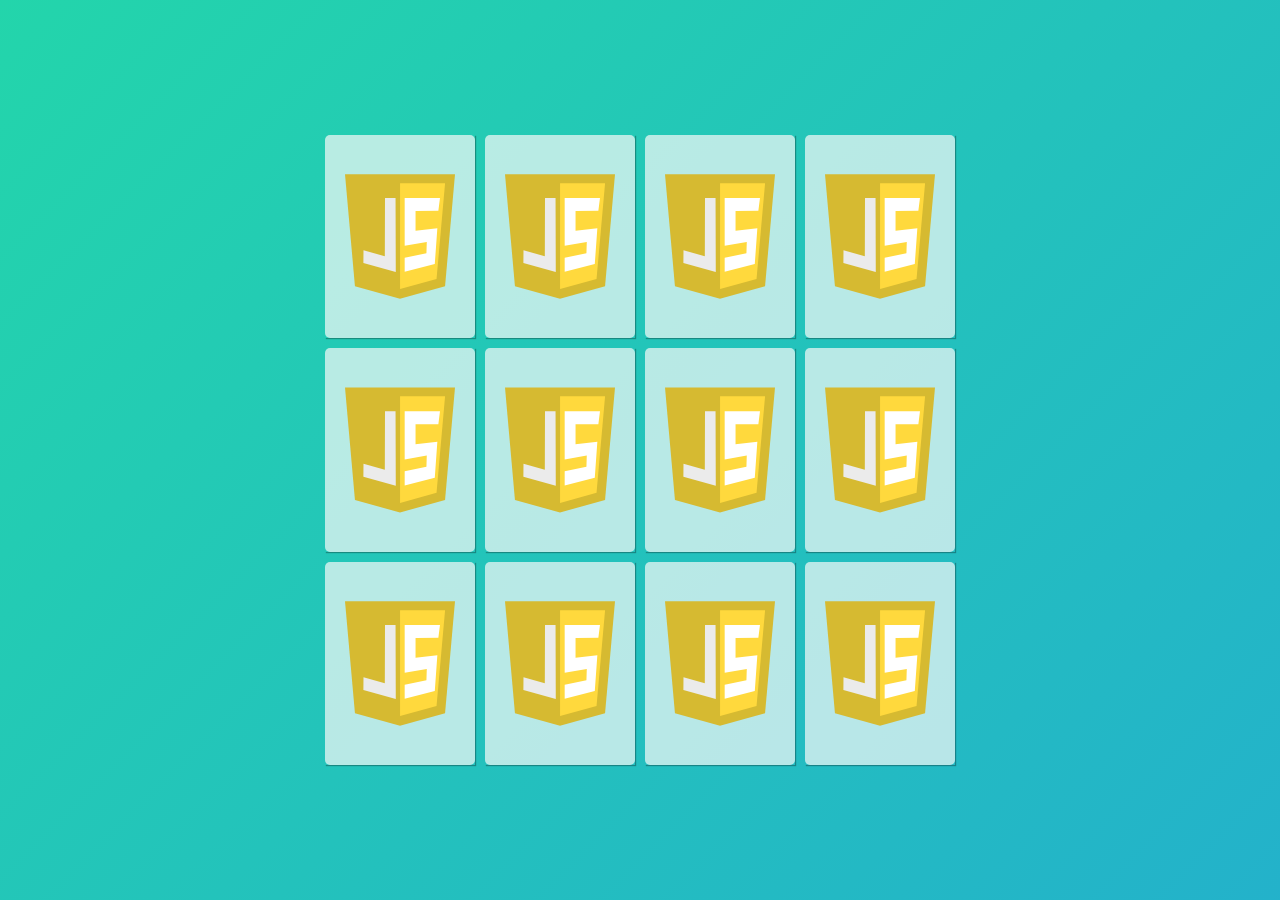
<file: THA_day_10/index.html>
<!DOCTYPE html>
<html lang="en">
<head>
  <meta charset="UTF-8">

  <title>Card Flip</title>

  <link rel="stylesheet" href="Styles.css">
</head>
<body>
  <section class="memory-game">
    <div class="memory-card" data-framework="aurelia">
      <img class="front-face" src="img/java.svg" alt="Aurelia" />
      <img class="back-face" src="img/js-badge.svg" alt="JS Badge" />
    </div>
    <div class="memory-card" data-framework="aurelia">
      <img class="front-face" src="img/java.svg" alt="Aurelia" />
      <img class="back-face" src="img/js-badge.svg" alt="JS Badge" />
    </div>

    <div class="memory-card" data-framework="vue">
      <img class="front-face" src="img/vue.svg" alt="Vue" />
      <img class="back-face" src="img/js-badge.svg" alt="JS Badge" />
    </div>
    <div class="memory-card" data-framework="vue">
      <img class="front-face" src="img/vue.svg" alt="Vue" />
      <img class="back-face" src="img/js-badge.svg" alt="JS Badge" />
    </div>

    <div class="memory-card" data-framework="angular">
      <img class="front-face" src="img/angular.svg" alt="Angular" />
      <img class="back-face" src="img/js-badge.svg" alt="JS Badge" />
    </div>
    <div class="memory-card" data-framework="angular">
      <img class="front-face" src="img/angular.svg" alt="Angular" />
      <img class="back-face" src="img/js-badge.svg" alt="JS Badge" />
    </div>

    <div class="memory-card" data-framework="ember">
      <img class="front-face" src="img/python.svg" alt="Ember" />
      <img class="back-face" src="img/js-badge.svg" alt="JS Badge" />
    </div>
    <div class="memory-card" data-framework="ember">
      <img class="front-face" src="img/python.svg" alt="Ember" />
      <img class="back-face" src="img/js-badge.svg" alt="JS Badge" />
    </div>

    <div class="memory-card" data-framework="backbone">
      <img class="front-face" src="img/cpp.svg" alt="Backbone" />
      <img class="back-face" src="img/js-badge.svg" alt="JS Badge" />
    </div>
    <div class="memory-card" data-framework="backbone">
      <img class="front-face" src="img/cpp.svg" alt="Backbone" />
      <img class="back-face" src="img/js-badge.svg" alt="JS Badge" />
    </div>

    <div class="memory-card" data-framework="react">
      <img class="front-face" src="img/react.svg" alt="React" />
      <img class="back-face" src="img/js-badge.svg" alt="JS Badge" />
    </div>
    <div class="memory-card" data-framework="react">
      <img class="front-face" src="img/react.svg" alt="React" />
      <img class="back-face" src="img/js-badge.svg" alt="JS Badge" />
    </div>
  </section>

  <script src="Script.js"></script>
</body>
</html>
</file>
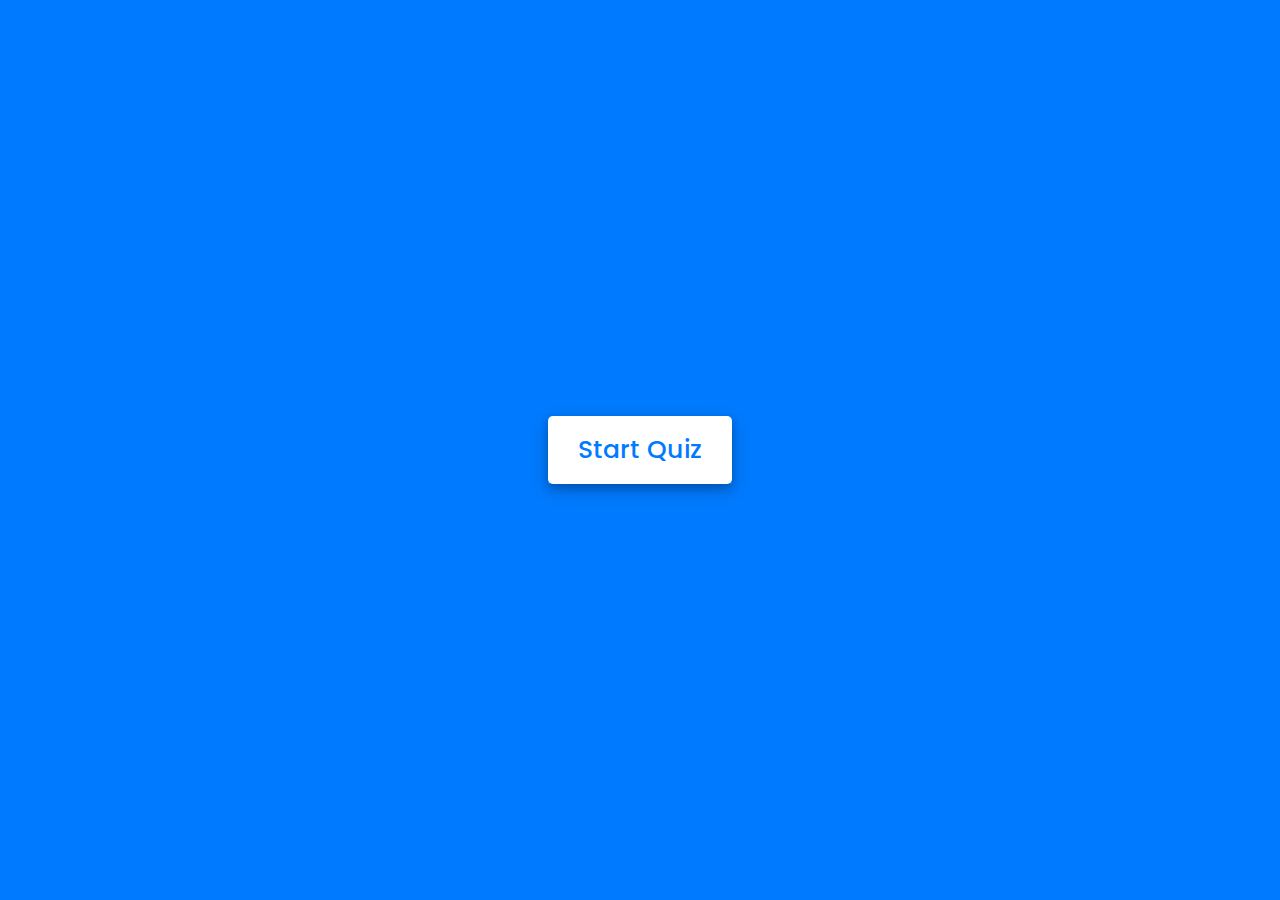
<file: THA_day_11/index.html>
<!DOCTYPE html>
<!DOCTYPE html>
<html lang="en">
<head>
    <meta charset="UTF-8">
    <meta name="viewport" content="width=device-width, initial-scale=1.0">
    <title>Awesome Quiz App | CodingNepal</title>
    <link rel="stylesheet" href="style.css">
    <!-- FontAweome CDN Link for Icons -->
    <link rel="stylesheet" href="https://cdnjs.cloudflare.com/ajax/libs/font-awesome/5.15.3/css/all.min.css"/>
</head>
<body>
    <!-- start Quiz button -->
    <div class="start_btn"><button>Start Quiz</button></div>

    <!-- Info Box -->
    <div class="info_box">
        <div class="info-title"><span>Some Rules of this Quiz</span></div>
        <div class="info-list">
            <div class="info">1. You will have only <span>15 seconds</span> per each question.</div>
            <div class="info">2. Once you select your answer, it can't be undone.</div>
            <div class="info">3. You can't select any option once time goes off.</div>
            <div class="info">4. You can't exit from the Quiz while you're playing.</div>
            <div class="info">5. You'll get points on the basis of your correct answers.</div>
        </div>
        <div class="buttons">
            <button class="quit">Exit Quiz</button>
            <button class="restart">Continue</button>
        </div>
    </div>

    <!-- Quiz Box -->
    <div class="quiz_box">
        <header>
            <div class="title">Awesome Quiz Application</div>
            <div class="timer">
                <div class="time_left_txt">Time Left</div>
                <div class="timer_sec">15</div>
            </div>
            <div class="time_line"></div>
        </header>
        <section>
            <div class="que_text">
                <!-- Here I've inserted question from JavaScript -->
            </div>
            <div class="option_list">
                <!-- Here I've inserted options from JavaScript -->
            </div>
        </section>

        <!-- footer of Quiz Box -->
        <footer>
            <div class="total_que">
                <!-- Here I've inserted Question Count Number from JavaScript -->
            </div>
            <button class="next_btn">Next Que</button>
        </footer>
    </div>

    <!-- Result Box -->
    <div class="result_box">
        <div class="icon">
            <i class="fas fa-crown"></i>
        </div>
        <div class="complete_text">You've completed the Quiz!</div>
        <div class="score_text">
            <!-- Here I've inserted Score Result from JavaScript -->
        </div>
        <div class="buttons">
            <button class="restart">Replay Quiz</button>
            <button class="quit">Quit Quiz</button>
        </div>
    </div>

    <!-- Inside this JavaScript file I've inserted Questions and Options only -->
    <script src="questions.js"></script>

    <!-- Inside this JavaScript file I've coded all Quiz Codes -->
    <script src="script.js"></script>

</body>
</html>
</html>
</file>
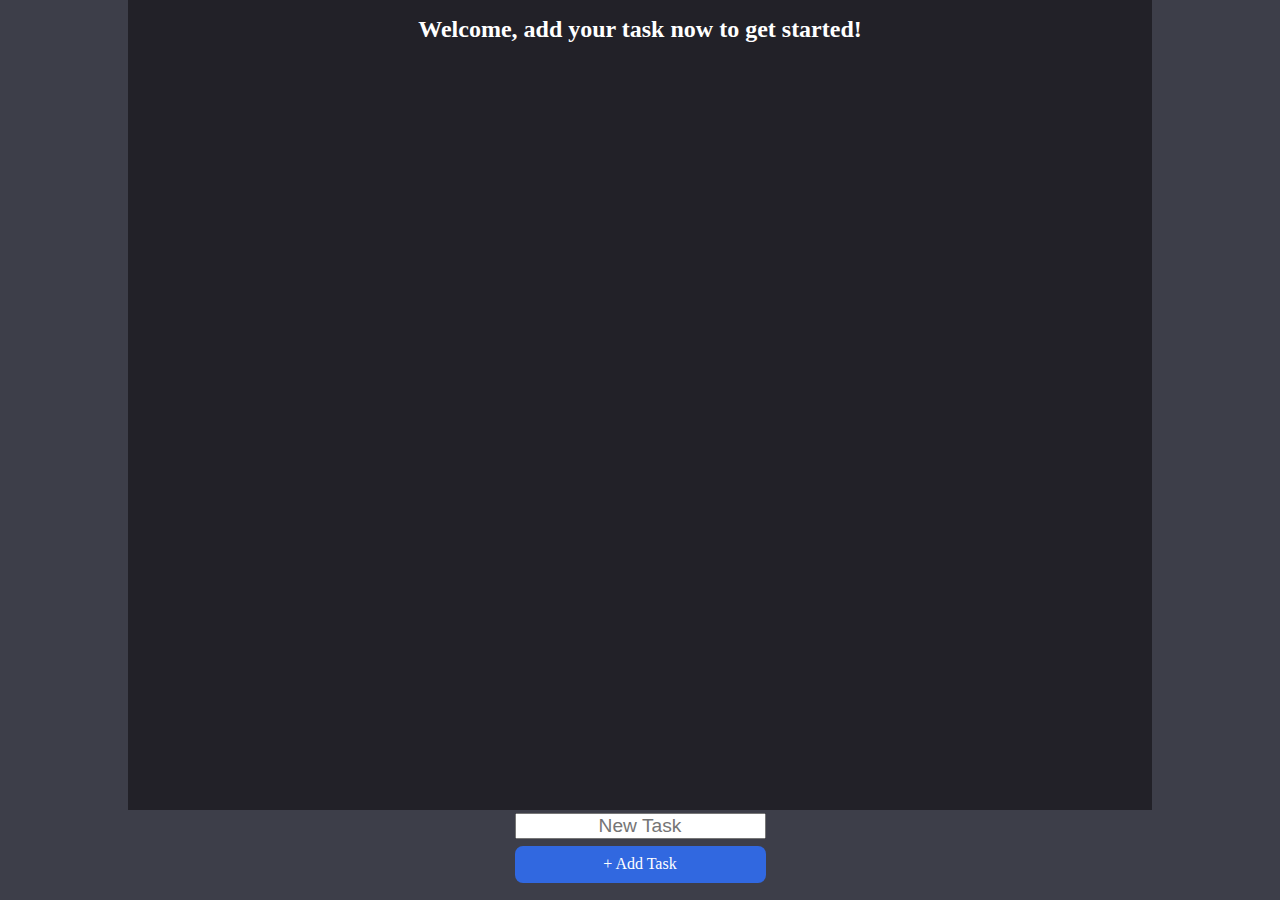
<file: THA_day_12/index.html>
<!DOCTYPE html>
<html lang="en">
  <head>
    <meta charset="UTF-8" />
    <meta http-equiv="X-UA-Compatible" content="IE=edge" />
    <meta name="viewport" content="width=device-width, initial-scale=1.0" />
    <link rel="stylesheet" href="./styles.css" type="text/css" />
    <title>To Do List</title>
  </head>
  <body>
    <main>
      <div class="tasks">
        <!-- Task List will be add here -->
        <!-- <div class="task">
          <div class="status incomplete">Incomplete</div>
          <div class="title">Day 16th THA</div>
          <div class="actions">
            <img class="done-btn" src="./assets/check-square.svg" />
            <img class="del-btn" src="./assets/trash.svg" />
          </div>
        </div>
        <div class="task">
          <div class="status complete">Complete</div>
          <div class="title">Day 15th THA</div>
          <div class="actions">
            <img class="done-btn" src="./assets/check-square.svg" />
            <img class="del-btn" src="./assets/trash.svg" />
          </div>
        </div> -->
      </div>
      <div class="add-tasks">
        <input
          id="newTaskTitle"
          type="text"
          name="taskTitle"
          placeholder="New Task"
        />
        <div class="add-btn" onclick="addTask()">+ Add Task</div>
      </div>
    </main>
    <script src="main.js"></script>
  </body>
</html>
</file>
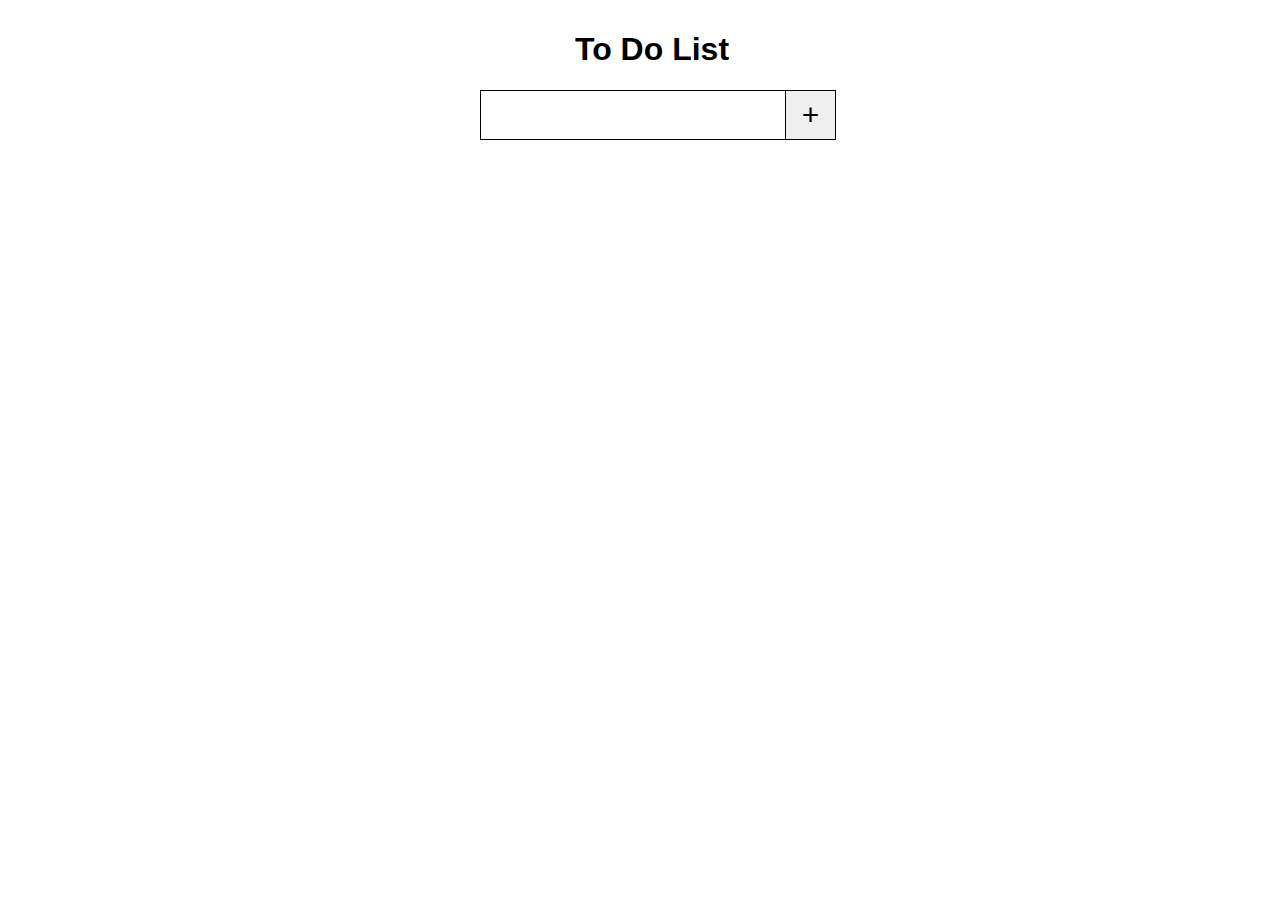
<file: THA_day_13/index.html>
<!DOCTYPE html>
<html lang="en">
<head>
    <meta charset="UTF-8">
    <meta name="viewport" content="width=device-width, initial-scale=1.0">
    <link rel="stylesheet" href="style.css">
    <title>To Do List</title>
</head>
<body>
    <h1>To Do List</h1>
    <div class="container">
        <input id="inputField" type="text"><button id="addToDo">+</button>
        <div class="to-dos" id="toDoContainer">
        </div>
    </div>
    <script src="script.js"></script>
</body>
</html>
</file>
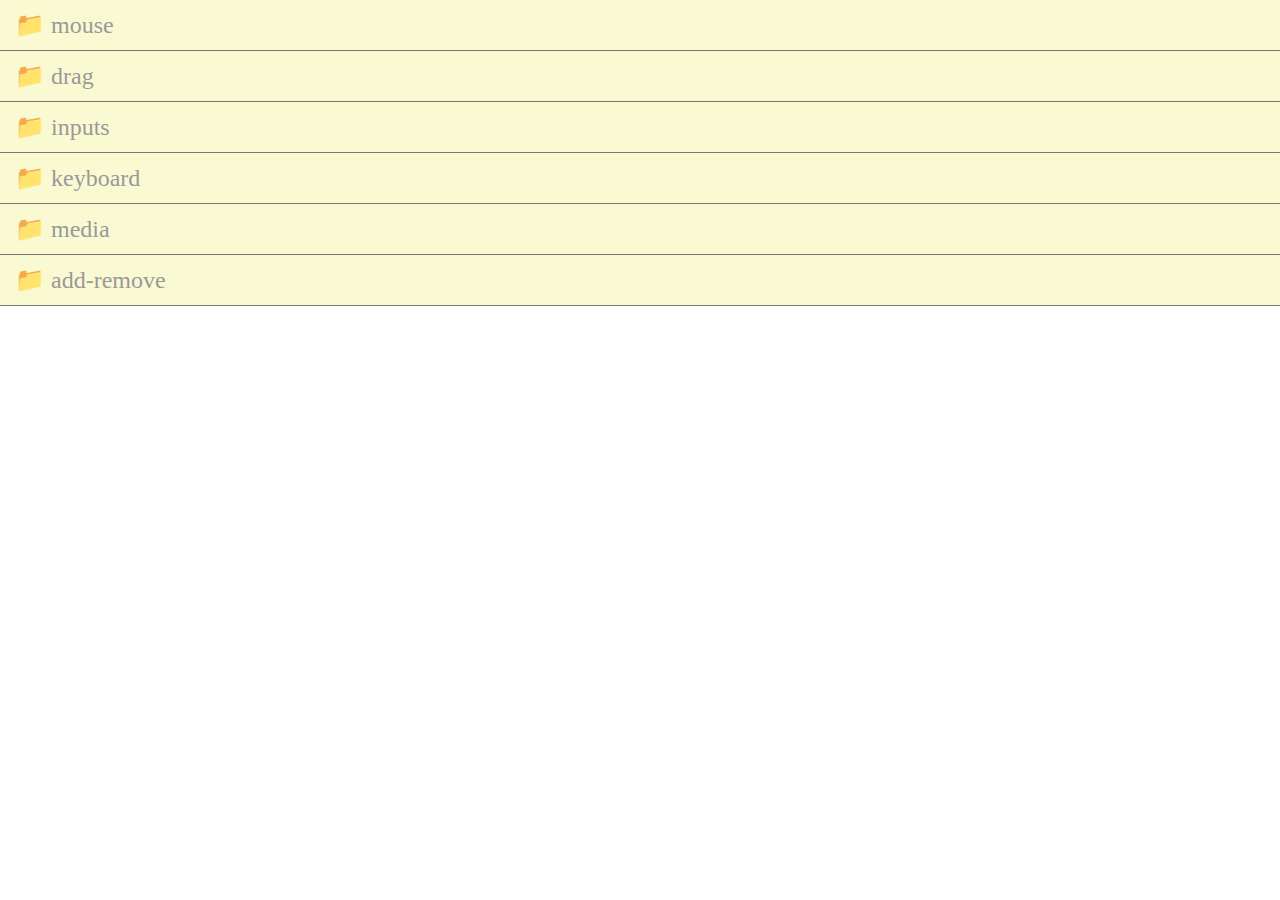
<file: THA_day_14/index.html>
<!DOCTYPE html>
<html lang="en">
<head>
    <meta charset="UTF-8">
    <meta http-equiv="Content-Type" content="text/html; charset=utf-8">
    <meta name="viewport" content="width=device-width, initial-scale=1"/>
    <meta name="author" content="Ayan Dhara">
    <title>FrontEnd</title>
</head>
<body>
<ul id="listElement">
</ul>
</body>
<style>
    * {
        margin: 0;
        padding: 0;
        /*border: 0.1px solid red;*/
        box-sizing: border-box;
    }
    body {
        font-size: 150%;
    }
    ul {

    }
    li {
        background: lightgoldenrodyellow;
        padding: 5px;
        border-bottom: 1px solid #777;
    }
    li::marker{
        content: "";
    }
    a {
        color: #999;
        text-decoration: none;
        display: block;
        /*width: calc(100% - 14px);*/
        /*margin-left: 7px;*/
        padding: 6px 10px;
    }
    a:hover {
        background: rgba(255, 255, 0, 0.2);
    }
</style>
<script>
    const list = [
        "mouse",
        "drag",
        "inputs",
        "keyboard",
        "media",
        "add-remove"
    ]

    for(let item of list){
        let li = document.createElement("li")
        let link = document.createElement("a")
        link.href = item
        link.innerHTML = "&#128193; " + item
        li.append(link)
        listElement.append(li)
    }
</script>
</html>
</file>
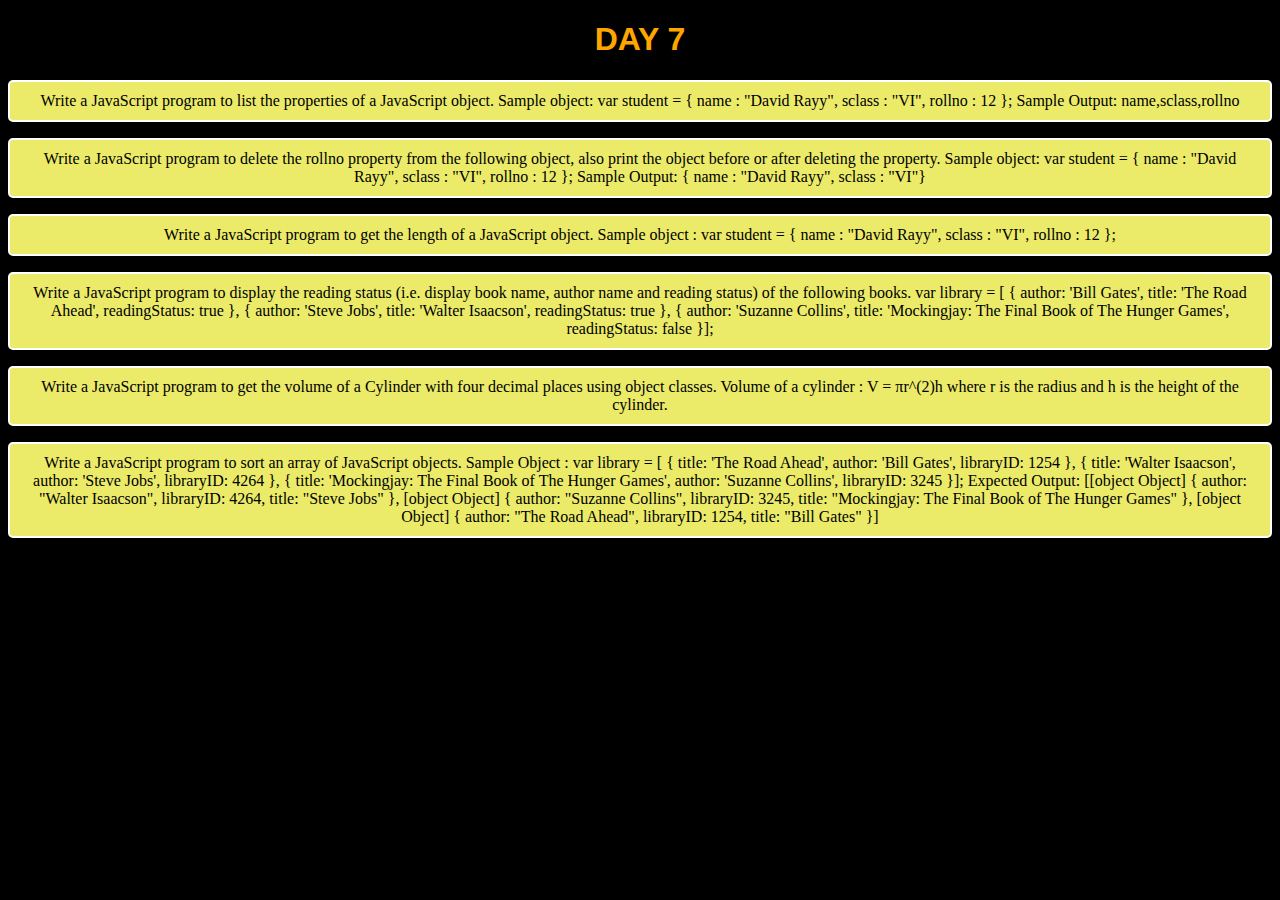
<file: THA_day_7/index.html>
<!DOCTYPE html>
<html lang="en">
<head>
    <meta charset="UTF-8">
    <meta http-equiv="X-UA-Compatible" content="IE=edge">
    <meta name="viewport" content="width=device-width, initial-scale=1.0">
    <link rel="stylesheet" href="styles.css">
    <title>THAs</title>
</head>
<body>
    <h1>DAY 7</h1>
    <p>
        Write a JavaScript program to list the properties of a JavaScript object.

        Sample object: var student = { name : "David Rayy", sclass : "VI", rollno : 12 };
        Sample Output: name,sclass,rollno
    </p>
    <p>Write a JavaScript program to delete the rollno property from the following object, also print the object before or after deleting the property.
       Sample object: var student = { name : "David Rayy", sclass : "VI", rollno : 12 }; Sample Output: { name : "David Rayy", sclass : "VI"}
    </p>
    <p>Write a JavaScript program to get the length of a JavaScript object.
        Sample object : var student = { name : "David Rayy", sclass : "VI", rollno : 12 }; 
    </p>
    <p>Write a JavaScript program to display the reading status (i.e. display book name, author name and reading status) of the following books.
        var library = [ { author: 'Bill Gates', title: 'The Road Ahead', readingStatus: true }, 
        { author: 'Steve Jobs', title: 'Walter Isaacson', readingStatus: true }, 
        { author: 'Suzanne Collins', title: 'Mockingjay: The Final Book of The Hunger Games', readingStatus: false }];
    </p>
    <p>Write a JavaScript program to get the volume of a Cylinder with four decimal places using object classes.
        Volume of a cylinder : V = πr^(2)h where r is the radius and h is the height of the cylinder.
    </p>
    <p>Write a JavaScript program to sort an array of JavaScript objects.
        Sample Object : var library = [ { title: 'The Road Ahead', author: 'Bill Gates', libraryID: 1254 }, 
        { title: 'Walter Isaacson', author: 'Steve Jobs', libraryID: 4264 }, 
        { title: 'Mockingjay: The Final Book of The Hunger Games', author: 'Suzanne Collins', libraryID: 3245 }]; 
        Expected Output: 
        [[object Object] { author: "Walter Isaacson", libraryID: 4264, title: "Steve Jobs" }, 
        [object Object] { author: "Suzanne Collins", libraryID: 3245, title: "Mockingjay: The Final Book of The Hunger Games" }, 
        [object Object] { author: "The Road Ahead", libraryID: 1254, title: "Bill Gates" }]
    </p>
    <script src="THA_day_7.js"></script>
</body>
</html>
</file>
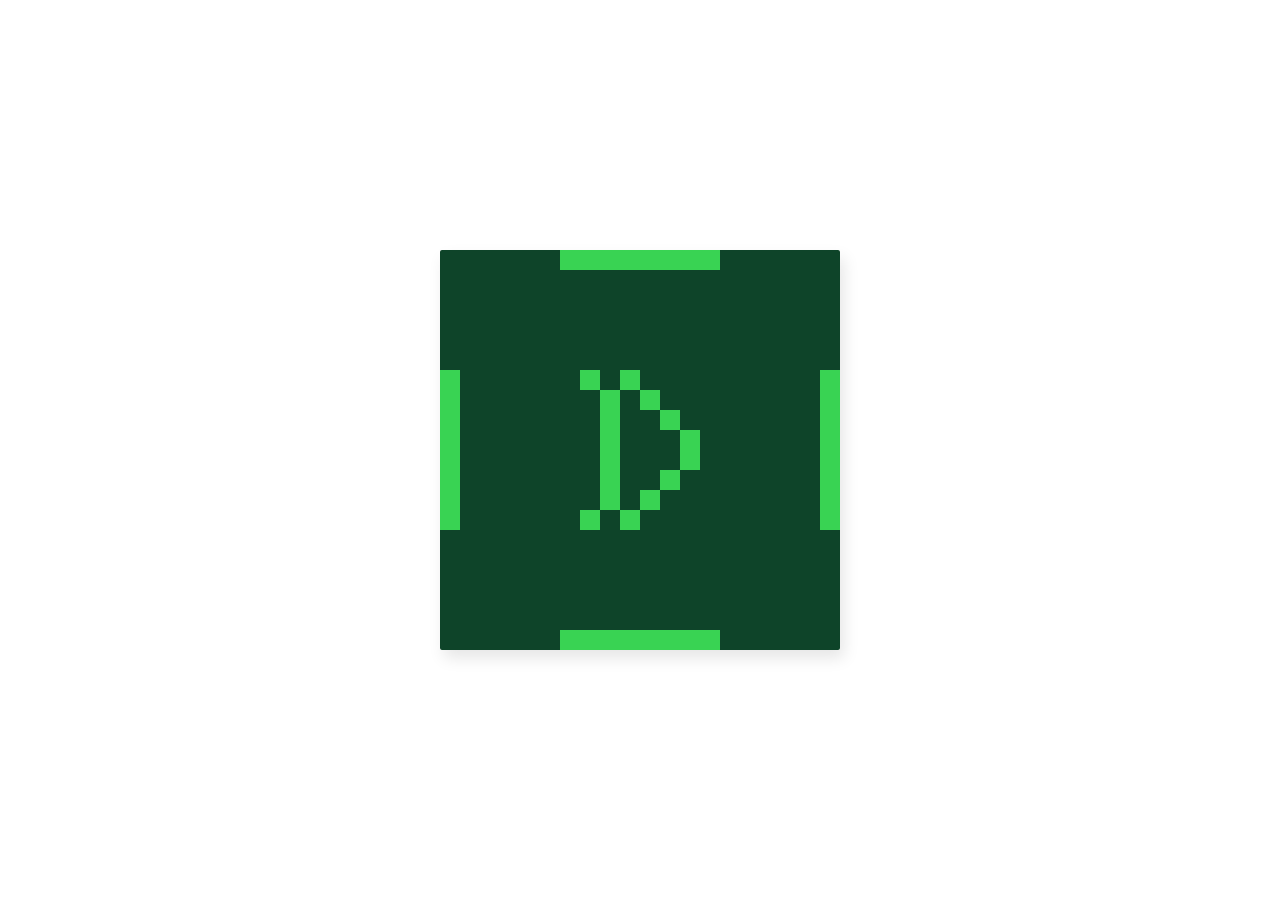
<file: THA_day_8/index.html>
<!DOCTYPE html>
<html lang="en">
<head>
    <meta charset="UTF-8">
    <meta http-equiv="X-UA-Compatible" content="IE=edge">
    <meta name="viewport" content="width=device-width, initial-scale=1.0">
    <link rel="stylesheet" href="./styles.css">
    <title>Day 46 of 100DaysOfCSS</title>
</head>
<body>
    <div class="frame">
        <div class="center">
              <div id="gridbox" class="grid"></div>
        </div>
    </div>
    <script>
        const drawPixels = [
            7, 8, 9, 10, 11, 12, 13, 14,
            121, 128, 130, 140,
            141, 149, 151, 160,
            161, 169, 172, 180,
            181, 189, 193, 200,
            201, 209, 213, 220,
            221, 229, 232, 240,
            241, 249, 251, 260,
            261, 268, 270, 280,
            387, 388, 389, 390, 391, 392, 393, 394
        ]

        const gridClass = document.getElementById('gridbox')
        for(let i = 1; i<= 400; i++){
        	let pixel = document.createElement('div');
        	pixel.setAttribute('id', i)
        	pixel.setAttribute('class', 'pixel');
        	pixel.addEventListener('click', () => {
        pixel.classList.toggle("selected");
        	});
        	gridClass.appendChild(pixel);
        }

        drawPixels.forEach(pixelId => {
        	document.getElementById(pixelId).classList.add('selected');
        });
    </script>
</body>
</html>
</file>
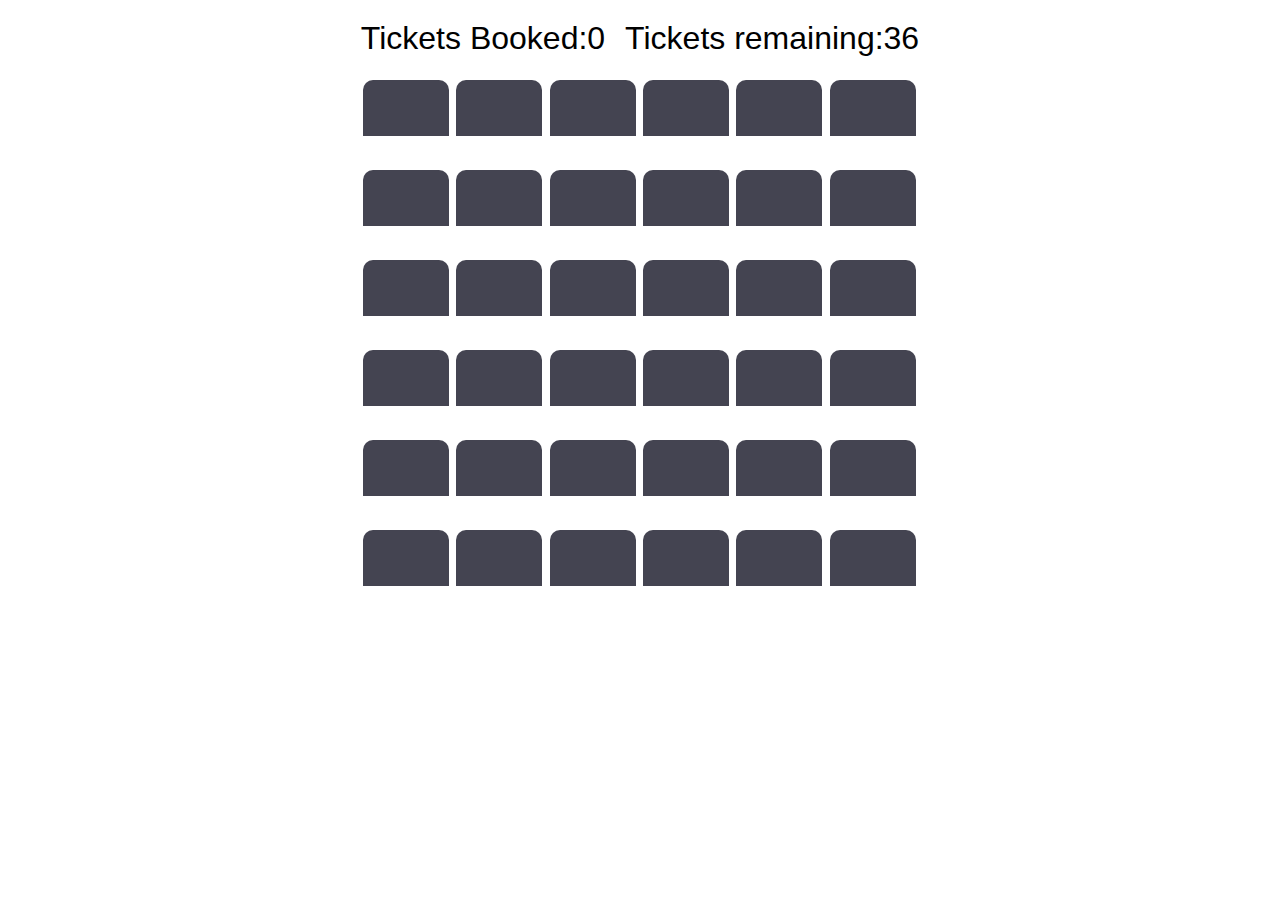
<file: THA_day_9/index.html>
<!DOCTYPE html>
<html lang="en">
  <head>
    <meta charset="UTF-8" />
    <meta http-equiv="X-UA-Compatible" content="IE=edge" />
    <meta name="viewport" content="width=device-width, initial-scale=1.0" />
    <link rel="stylesheet" href="styles.css" />
    <title>Ticket Count</title>
  </head>
  <body>
    <div class="ticketContainer">
      <div class="seatStats">
        <div class="seatStats booked">
          Tickets Booked:<br />
          <p id="booked"> 0 </p>
        </div>
        <div class="seatStats remaining">
          Tickets remaining:<br />
          <p id="remaining"> 36 </p>
        </div>
      </div>
      <div class="ticketBox">
        <div class="box"></div>
        <div class="box"></div>
        <div class="box"></div>
        <div class="box"></div>
        <div class="box"></div>
        <div class="box"></div>
        <div class="box"></div>
        <div class="box"></div>
        <div class="box"></div>
        <div class="box"></div>
        <div class="box"></div>
        <div class="box"></div>
        <div class="box"></div>
        <div class="box"></div>
        <div class="box"></div>
        <div class="box"></div>
        <div class="box"></div>
        <div class="box"></div>
        <div class="box"></div>
        <div class="box"></div>
        <div class="box"></div>
        <div class="box"></div>
        <div class="box"></div>
        <div class="box"></div>
        <div class="box"></div>
        <div class="box"></div>
        <div class="box"></div>
        <div class="box"></div>
        <div class="box"></div>
        <div class="box"></div>
        <div class="box"></div>
        <div class="box"></div>
        <div class="box"></div>
        <div class="box"></div>
        <div class="box"></div>
        <div class="box"></div>
      </div>
    </div>
  </body>
  <script src="script.js"></script>
</html>
</file>
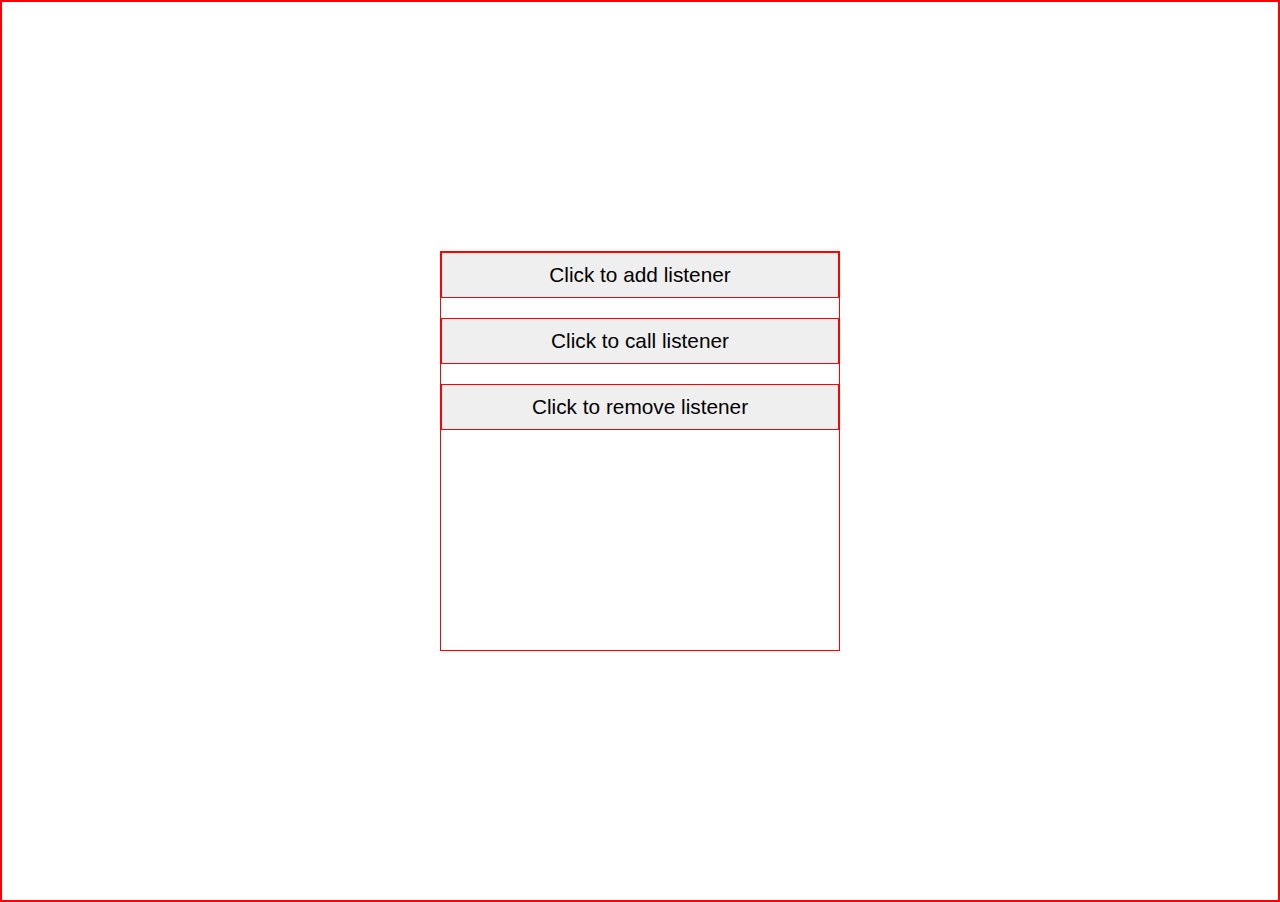
<file: THA_day_14/add-remove/index.html>
<!DOCTYPE html>
<html lang="en">
<head>
    <meta charset="UTF-8">
    <meta http-equiv="Content-Type" content="text/html; charset=utf-8">
    <meta name="viewport" content="width=device-width, initial-scale=1">
    <meta name="author" content="Ayan Dhara">
    <link rel="stylesheet" href="./style.css">
    <script src="./script.js" defer></script>
    <title>Title</title>
</head>
<body>
<div class="container">
    <button id="add">Click to add listener</button>
    <button id="call">Click to call listener</button>
    <button id="remove">Click to remove listener</button>
</div>
</body>
</html>
</file>
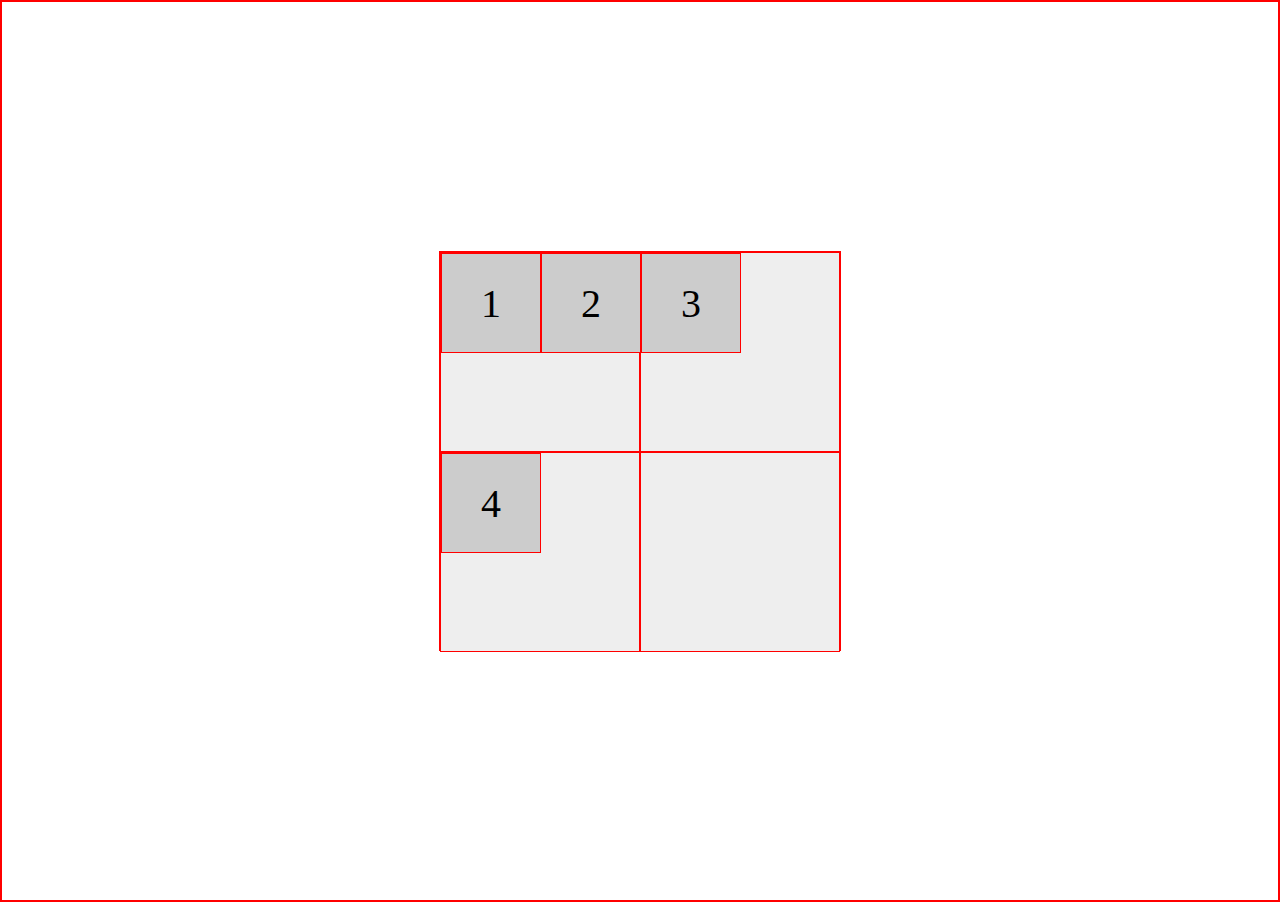
<file: THA_day_14/drag/index.html>
<!DOCTYPE html>
<html lang="en">
<head>
    <meta charset="UTF-8">
    <meta http-equiv="Content-Type" content="text/html; charset=utf-8">
    <meta name="viewport" content="width=device-width, initial-scale=1">
    <meta name="author" content="Ayan Dhara">
    <link rel="stylesheet" href="./style.css">
    <script src="./script.js" defer></script>
    <title>EventListeners</title>
</head>
<body>
<div class="container">
    <div class="box">
        <div class="item" draggable="true">1</div>
        <div class="item" draggable="true">2</div>
    </div>
    <div class="box">
        <div class="item" draggable="true">3</div>
    </div>
    <div class="box">
        <div class="item" draggable="true">4</div>
    </div>
    <div class="box"></div>
</div>
</body>
</html>
</file>
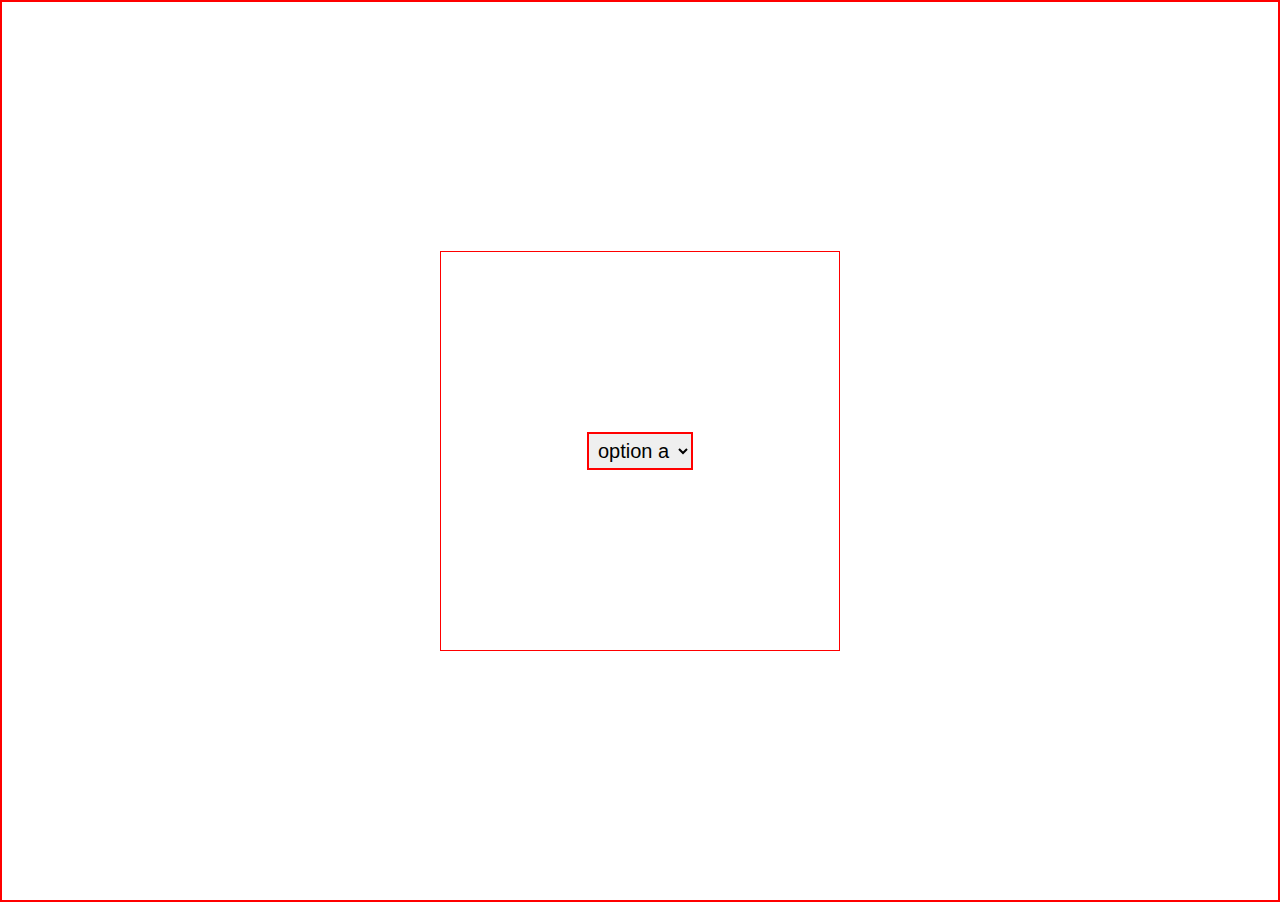
<file: THA_day_14/inputs/index.html>
<!DOCTYPE html>
<html lang="en">
<head>
    <meta charset="UTF-8">
    <meta http-equiv="Content-Type" content="text/html; charset=utf-8">
    <meta name="viewport" content="width=device-width, initial-scale=1">
    <meta name="author" content="Ayan Dhara">
    <link rel="stylesheet" href="./style.css">
    <script src="./script.js" defer></script>
    <title>Title</title>
</head>
<body>
<div class="container">
<!--    <label>-->
<!--        <input type="text" id="input" name="text"/>-->
<!--    </label>-->

    <label>
        <select name="select" id="input">
            <option value="a">option a</option>
            <option value="a">option b</option>
            <option value="a">option c</option>
            <option value="a">option d</option>
        </select>
    </label>

<!--    <form>-->
<!--        <label>-->
<!--            <input type="text" name="text"/>-->
<!--            <select name="select">-->
<!--                <option value="a">option a</option>-->
<!--                <option value="a">option b</option>-->
<!--                <option value="a">option c</option>-->
<!--                <option value="a">option d</option>-->
<!--            </select>-->
<!--            <input type="submit" value="submit button">-->
<!--        </label>-->
<!--    </form>-->

</div>
</body>
</html>
</file>
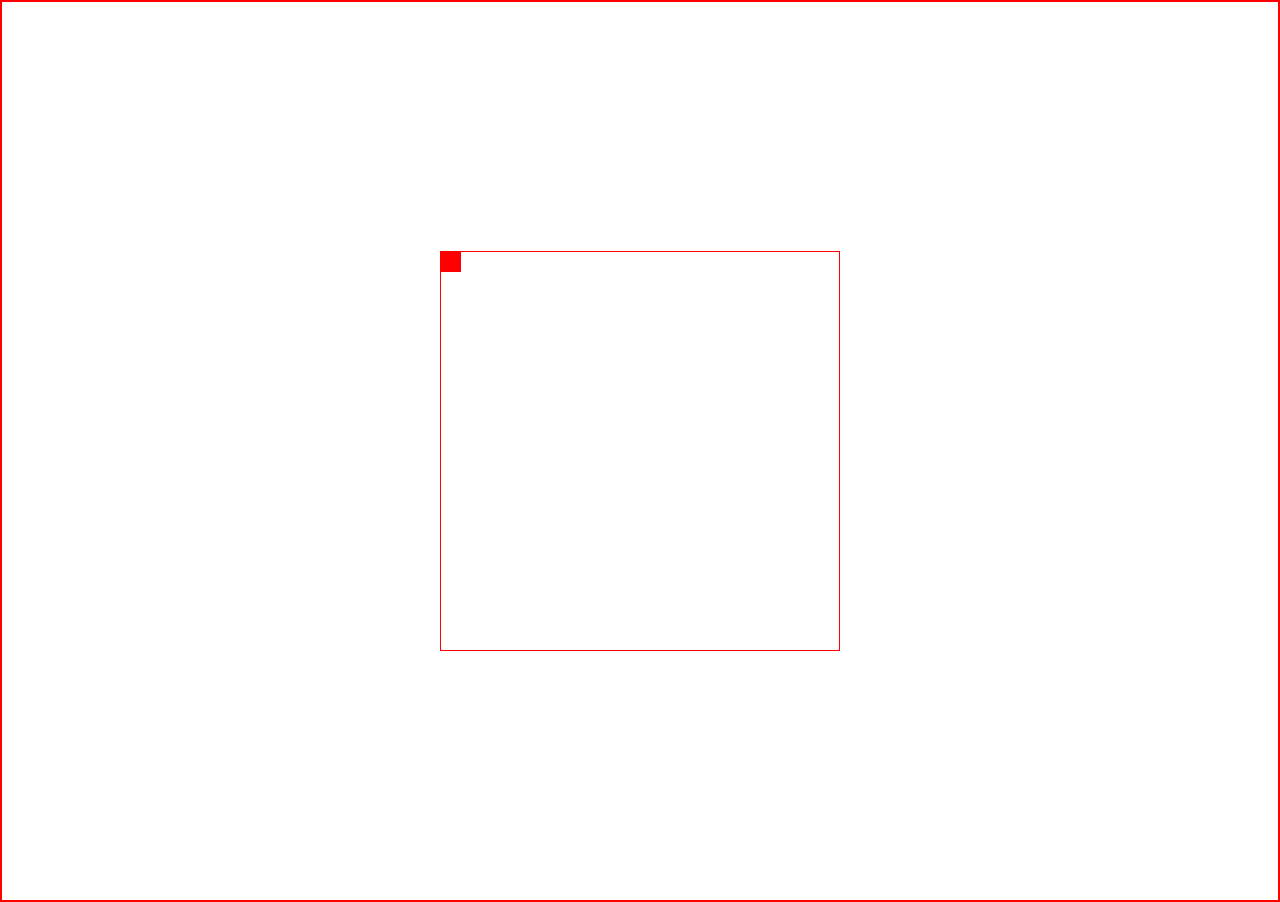
<file: THA_day_14/keyboard/index.html>
<!DOCTYPE html>
<html lang="en">
<head>
    <meta charset="UTF-8">
    <meta http-equiv="Content-Type" content="text/html; charset=utf-8">
    <meta name="viewport" content="width=device-width, initial-scale=1">
    <meta name="author" content="Ayan Dhara">
    <link rel="stylesheet" href="./style.css">
    <script src="./script.js" defer></script>
    <title>Title</title>
</head>
<body>
<div class="container">
    <div class="pointer"></div>
</div>
</body>
</html>
</file>
<file: THA_day_10/Styles.css>
* {
    padding: 0;
    margin: 0;
    box-sizing: border-box;
  }
  
  body {
    height: 100vh;
    display: flex;
    background: linear-gradient(-45deg, #ee7752, #e73c7e, #23a6d5, #23d5ab);
	background-size: 400% 400%;
	animation: gradient 15s ease infinite;
  }
  
  .memory-game {
    width: 640px;
    height: 640px;
    margin: auto;
    display: flex;
    flex-wrap: wrap;
    perspective: 1000px;
  }
  
  .memory-card {
    width: calc(25% - 10px);
    height: calc(33.333% - 10px);
    margin: 5px;
    position: relative;
    transform: scale(1);
    transform-style: preserve-3d;
    transition: transform .5s;
    box-shadow: 1px 1px 1px rgba(0,0,0,.3);
  }
  
  .memory-card:active {
    transform: scale(0.97);
    transition: transform .2s;
  }
  
  .memory-card.flip {
    transform: rotateY(180deg);
  }
  
  .front-face,
  .back-face {
    width: 100%;
    height: 100%;
    padding: 20px;
    position: absolute;
    border-radius: 5px;
    background: #f8f9f8b3;
    backface-visibility: hidden;
  }
  
  .front-face {
    transform: rotateY(180deg);
  }
</file>
<file: THA_day_11/style.css>
@import url('https://fonts.googleapis.com/css2?family=Poppins:wght@200;300;400;500;600;700&display=swap');
*{
    margin: 0;
    padding: 0;
    box-sizing: border-box;
    font-family: 'Poppins', sans-serif;
}

body{
    background: #007bff;
}

::selection{
    color: #fff;
    background: #007bff;
}

.start_btn,
.info_box,
.quiz_box,
.result_box{
    position: absolute;
    top: 50%;
    left: 50%;
    transform: translate(-50%, -50%);
    box-shadow: 0 4px 8px 0 rgba(0, 0, 0, 0.2), 
                0 6px 20px 0 rgba(0, 0, 0, 0.19);
}

.info_box.activeInfo,
.quiz_box.activeQuiz,
.result_box.activeResult{
    opacity: 1;
    z-index: 5;
    pointer-events: auto;
    transform: translate(-50%, -50%) scale(1);
}

.start_btn button{
    font-size: 25px;
    font-weight: 500;
    color: #007bff;
    padding: 15px 30px;
    outline: none;
    border: none;
    border-radius: 5px;
    background: #fff;
    cursor: pointer;
}

.info_box{
    width: 540px;
    background: #fff;
    border-radius: 5px;
    transform: translate(-50%, -50%) scale(0.9);
    opacity: 0;
    pointer-events: none;
    transition: all 0.3s ease;
}

.info_box .info-title{
    height: 60px;
    width: 100%;
    border-bottom: 1px solid lightgrey;
    display: flex;
    align-items: center;
    padding: 0 30px;
    border-radius: 5px 5px 0 0;
    font-size: 20px;
    font-weight: 600;
}

.info_box .info-list{
    padding: 15px 30px;
}

.info_box .info-list .info{
    margin: 5px 0;
    font-size: 17px;
}

.info_box .info-list .info span{
    font-weight: 600;
    color: #007bff;
}
.info_box .buttons{
    height: 60px;
    display: flex;
    align-items: center;
    justify-content: flex-end;
    padding: 0 30px;
    border-top: 1px solid lightgrey;
}

.info_box .buttons button{
    margin: 0 5px;
    height: 40px;
    width: 100px;
    font-size: 16px;
    font-weight: 500;
    cursor: pointer;
    border: none;
    outline: none;
    border-radius: 5px;
    border: 1px solid #007bff;
    transition: all 0.3s ease;
}

.quiz_box{
    width: 550px;
    background: #fff;
    border-radius: 5px;
    transform: translate(-50%, -50%) scale(0.9);
    opacity: 0;
    pointer-events: none;
    transition: all 0.3s ease;
}

.quiz_box header{
    position: relative;
    z-index: 2;
    height: 70px;
    padding: 0 30px;
    background: #fff;
    border-radius: 5px 5px 0 0;
    display: flex;
    align-items: center;
    justify-content: space-between;
    box-shadow: 0px 3px 5px 1px rgba(0,0,0,0.1);
}

.quiz_box header .title{
    font-size: 20px;
    font-weight: 600;
}

.quiz_box header .timer{
    color: #004085;
    background: #cce5ff;
    border: 1px solid #b8daff;
    height: 45px;
    padding: 0 8px;
    border-radius: 5px;
    display: flex;
    align-items: center;
    justify-content: space-between;
    width: 145px;
}

.quiz_box header .timer .time_left_txt{
    font-weight: 400;
    font-size: 17px;
    user-select: none;
}

.quiz_box header .timer .timer_sec{
    font-size: 18px;
    font-weight: 500;
    height: 30px;
    width: 45px;
    color: #fff;
    border-radius: 5px;
    line-height: 30px;
    text-align: center;
    background: #343a40;
    border: 1px solid #343a40;
    user-select: none;
}

.quiz_box header .time_line{
    position: absolute;
    bottom: 0px;
    left: 0px;
    height: 3px;
    background: #007bff;
}

section{
    padding: 25px 30px 20px 30px;
    background: #fff;
}

section .que_text{
    font-size: 25px;
    font-weight: 600;
}

section .option_list{
    padding: 20px 0px;
    display: block;   
}

section .option_list .option{
    background: aliceblue;
    border: 1px solid #84c5fe;
    border-radius: 5px;
    padding: 8px 15px;
    font-size: 17px;
    margin-bottom: 15px;
    cursor: pointer;
    transition: all 0.3s ease;
    display: flex;
    align-items: center;
    justify-content: space-between;
}

section .option_list .option:last-child{
    margin-bottom: 0px;
}

section .option_list .option:hover{
    color: #004085;
    background: #cce5ff;
    border: 1px solid #b8daff;
}

section .option_list .option.correct{
    color: #155724;
    background: #d4edda;
    border: 1px solid #c3e6cb;
}

section .option_list .option.incorrect{
    color: #721c24;
    background: #f8d7da;
    border: 1px solid #f5c6cb;
}

section .option_list .option.disabled{
    pointer-events: none;
}

section .option_list .option .icon{
    height: 26px;
    width: 26px;
    border: 2px solid transparent;
    border-radius: 50%;
    text-align: center;
    font-size: 13px;
    pointer-events: none;
    transition: all 0.3s ease;
    line-height: 24px;
}
.option_list .option .icon.tick{
    color: #23903c;
    border-color: #23903c;
    background: #d4edda;
}

.option_list .option .icon.cross{
    color: #a42834;
    background: #f8d7da;
    border-color: #a42834;
}

footer{
    height: 60px;
    padding: 0 30px;
    display: flex;
    align-items: center;
    justify-content: space-between;
    border-top: 1px solid lightgrey;
}

footer .total_que span{
    display: flex;
    user-select: none;
}

footer .total_que span p{
    font-weight: 500;
    padding: 0 5px;
}

footer .total_que span p:first-child{
    padding-left: 0px;
}

footer button{
    height: 40px;
    padding: 0 13px;
    font-size: 18px;
    font-weight: 400;
    cursor: pointer;
    border: none;
    outline: none;
    color: #fff;
    border-radius: 5px;
    background: #007bff;
    border: 1px solid #007bff;
    line-height: 10px;
    opacity: 0;
    pointer-events: none;
    transform: scale(0.95);
    transition: all 0.3s ease;
}

footer button:hover{
    background: #0263ca;
}

footer button.show{
    opacity: 1;
    pointer-events: auto;
    transform: scale(1);
}

.result_box{
    background: #fff;
    border-radius: 5px;
    display: flex;
    padding: 25px 30px;
    width: 450px;
    align-items: center;
    flex-direction: column;
    justify-content: center;
    transform: translate(-50%, -50%) scale(0.9);
    opacity: 0;
    pointer-events: none;
    transition: all 0.3s ease;
}

.result_box .icon{
    font-size: 100px;
    color: #007bff;
    margin-bottom: 10px;
}

.result_box .complete_text{
    font-size: 20px;
    font-weight: 500;
}

.result_box .score_text span{
    display: flex;
    margin: 10px 0;
    font-size: 18px;
    font-weight: 500;
}

.result_box .score_text span p{
    padding: 0 4px;
    font-weight: 600;
}

.result_box .buttons{
    display: flex;
    margin: 20px 0;
}

.result_box .buttons button{
    margin: 0 10px;
    height: 45px;
    padding: 0 20px;
    font-size: 18px;
    font-weight: 500;
    cursor: pointer;
    border: none;
    outline: none;
    border-radius: 5px;
    border: 1px solid #007bff;
    transition: all 0.3s ease;
}

.buttons button.restart{
    color: #fff;
    background: #007bff;
}

.buttons button.restart:hover{
    background: #0263ca;
}

.buttons button.quit{
    color: #007bff;
    background: #fff;
}

.buttons button.quit:hover{
    color: #fff;
    background: #007bff;
}
</file>
<file: THA_day_12/styles.css>
* {
  margin: 0;
  padding: 0;
  -webkit-box-sizing: border-box;
          box-sizing: border-box;
}

body {
  background-color: #3d3e49;
  height: 100vh;
  width: 100vw;
  color: white;
}

main {
  max-width: 1024px;
  min-height: 100vh;
  width: 100%;
  margin: 0 auto;
  display: -webkit-box;
  display: -ms-flexbox;
  display: flex;
  -webkit-box-orient: vertical;
  -webkit-box-direction: normal;
      -ms-flex-direction: column;
          flex-direction: column;
  -webkit-box-pack: justify;
      -ms-flex-pack: justify;
          justify-content: space-between;
  -webkit-box-align: center;
      -ms-flex-align: center;
          align-items: center;
  position: relative;
}

.tasks {
  height: 90%;
  width: 100%;
  background-color: #222128;
  padding: 1em;
  position: absolute;
  top: 0;
  left: 0;
  overflow: scroll;
  display: -webkit-box;
  display: -ms-flexbox;
  display: flex;
  -webkit-box-orient: vertical;
  -webkit-box-direction: normal;
      -ms-flex-direction: column;
          flex-direction: column;
  -webkit-box-align: center;
      -ms-flex-align: center;
          align-items: center;
}

.tasks .task {
  width: 90%;
  background-color: #292a33;
  margin-bottom: 1em;
  padding: 1em;
  border-radius: 0.5em;
  display: -webkit-box;
  display: -ms-flexbox;
  display: flex;
  -webkit-box-orient: horizontal;
  -webkit-box-direction: normal;
      -ms-flex-direction: row;
          flex-direction: row;
  -webkit-box-pack: justify;
      -ms-flex-pack: justify;
          justify-content: space-between;
  -webkit-box-align: center;
      -ms-flex-align: center;
          align-items: center;
}

.tasks .task .details {
  display: -webkit-box;
  display: -ms-flexbox;
  display: flex;
  -webkit-box-orient: vertical;
  -webkit-box-direction: normal;
      -ms-flex-direction: column;
          flex-direction: column;
  -webkit-box-pack: justify;
      -ms-flex-pack: justify;
          justify-content: space-between;
  width: 80%;
}

.tasks .task .details .status {
  font-size: 1em;
  font-weight: 300;
}

.tasks .task .details .title {
  font-size: 1.2em;
  font-weight: 700;
  margin-top: 0.5em;
}

.tasks .task .actions {
  width: 20%;
  text-align: right;
}

.tasks .task .actions img {
  width: 1.5em;
  height: 1.5em;
  margin-left: 0.5em;
  cursor: pointer;
}

.tasks .complete {
  border-left: 0.4em solid #1dc1c3;
}

.tasks .complete .details .status {
  color: #1dc1c3;
}

.tasks .incomplete {
  border-left: 0.4em solid #aa3d55;
}

.tasks .incomplete .details .status {
  color: #aa3d55;
}

.add-tasks {
  height: 10%;
  position: absolute;
  bottom: 0;
  padding: 0.2em;
}

.add-tasks input {
  font-size: 1.2em;
}

.add-tasks input::-webkit-input-placeholder {
  text-align: center;
}

.add-tasks input:-ms-input-placeholder {
  text-align: center;
}

.add-tasks input::-ms-input-placeholder {
  text-align: center;
}

.add-tasks input::placeholder {
  text-align: center;
}

.add-tasks .add-btn {
  margin: 0 auto;
  margin-top: 0.4em;
  padding: 0.6em 0.8em 0.6em 0.8em;
  background-color: #3168e0;
  border-radius: 0.5em;
  cursor: pointer;
  text-align: center;
}

.strike {
  text-decoration: line-through;
  font-weight: 400 !important;
}
/*# sourceMappingURL=styles.css.map */
</file>
<file: THA_day_13/style.css>
html, body {
    width: 50%;
    margin: 0 auto;
    font-family: Arial, Helvetica, sans-serif;
}
h1 {
    padding: 10px 0px 0px 95px;
 }
.container {
    width: 360px;
}

#inputField {
    width: 300px;
    height: 46px;
    border-width: 0;
    border: 1px solid black;
    outline: none;
    font-size: 25px;
    vertical-align: middle;
}

#addToDo {
    height: 50px;
    width: 50px;
    border: 1px solid black;
    border-left: none;
    vertical-align: middle;
    font-size: 30px;
}

#addToDo:hover {
    cursor: pointer;
}

.paragraph-styling {
    margin: 0;
    cursor: pointer;
    font-size: 20px;
}

.to-dos {
    margin-top: 25px;
}
</file>
<file: THA_day_7/styles.css>
* {
    font-family: Arial, Helvetica, sans-serif;
}

body {
    background-color: black;
}
p {
    text-align: center;
    border: 2px solid rgb(255, 255, 255);
    font-family: Georgia;
    border-radius: 5px;
    padding: 10px;
    background-color: rgb(235, 235, 105);
}

h1 {
    text-align: center;
    color: orange;
}
</file>
<file: THA_day_8/styles.css>
@import url(https://fonts.googleapis.com/css?family=Open+Sans:700,300);

.frame {
  position: absolute;
  top: 50%;
  left: 50%;
  width: 400px;
  height: 400px;
  margin-top: -200px;
  margin-left: -200px;
  border-radius: 2px;
	box-shadow: 4px 8px 16px 0 rgba(0,0,0,0.1);
	overflow: hidden;
  background: #fff;
  color: #333;
	font-family: 'Open Sans', Helvetica, sans-serif;
	-webkit-font-smoothing: antialiased;
	-moz-osx-font-smoothing: grayscale;
}

.center {
  position: absolute;
  top: 50%;
  left: 50%;
  transform: translate(-50%,-50%);
}

.grid {
	display: grid;
	grid-template-columns: repeat(20, 1fr);
	grid-template-rows: repeat(20, 1fr);
}

.pixel {
	margin: 0;
	width: 20px;
	height: 20px;
	background-color: #0e4429;
}

.pixel:hover{
    background: #006d32;
}

.selected {
	background-color: #39d353;
}
</file>
<file: THA_day_9/styles.css>
* {
    margin: 0;
    padding: 0;
    font-family:'Gill Sans', 'Gill Sans MT', Calibri, 'Trebuchet MS', sans-serif;
  }
  
  .ticketContainer {
    padding-bottom: 20px;
    width: 100vw;
    display: flex;
    flex-direction: column;
    align-items: center;
  }

  .seatStats {
    display: flex;
    font-size: 2rem;
    padding: 10px;
    justify-content: space-around;
  }

  .ticketBox {
    width: 560px;
    height: 540px;
    display: grid;
    grid-template-columns: repeat(6, 1fr);
  }

  .box {
    background-color: #444451;
    height: 50px;
    width: 80px;
    padding: 3px;
    margin: 3px;
    border-top-left-radius: 10px;
    border-top-right-radius: 10px;
  }

  .bookedBox {
    background-color: #0081cb;
  }

  .box:hover {
    cursor: pointer;
    transform: scale(1.2);
  }
  
  /* .ticketBox {
    width: 540px;
    height: 540px;
    display: grid;
    grid-template-columns: repeat(6, 1fr);
  }
  
  .box {
    border: 3px solid rgba(161, 161, 161, 0.993);
    border-radius: 20px;
    background-color: rgb(0, 0, 0);
  }
  
  .box:hover {
    background-color: rgb(241, 234, 234);
  }
  
  .bookedBox {
    background-color: rgb(19, 95, 0);
  } */
</file>
<file: THA_day_14/add-remove/style.css>
* {
    margin: 0;
    padding: 0;
    box-sizing: border-box;
    border: 1px solid red;
}

body {
    display: flex;
    min-height: 100vh;
    justify-content: center;
    align-items: center;
}

.container {
    height: 400px;
    width: 400px;
    position: relative;
}

button {
    width: 100%;
    margin-bottom: 20px;
    font-size: 130%;
    padding: 10px;
}
</file>
<file: THA_day_14/drag/style.css>
* {
    margin: 0;
    padding: 0;
    box-sizing: border-box;
    border: 1px solid red;
}

body {
    display: flex;
    min-height: 100vh;
    justify-content: center;
    align-items: center;
}

.container {
    height: 400px;
    width: 402px;
    position: relative;
    display: flex;
    flex-wrap: wrap;
    grid-template-columns: auto auto;
}

.container .box {
    width: 200px;
    height: 200px;
    display: grid;
    grid-template-columns: auto auto;
    background: #eee;
}

.container .box .item {
    width: 100px;
    height: 100px;
    display: flex;
    justify-content: center;
    align-items: center;
    font-size: 40px;
    background: #ccc;
}
</file>
<file: THA_day_14/inputs/style.css>
* {
    margin: 0;
    padding: 0;
    box-sizing: border-box;
    border: 1px solid red;
}

body {
    display: flex;
    min-height: 100vh;
    justify-content: center;
    align-items: center;
}

.container {
    height: 400px;
    width: 400px;
    position: relative;
    display: flex;
    justify-content: center;
    align-items: center;
}

.container input, .container select {
    padding: 5px;
    font-size: 20px;
}
</file>
<file: THA_day_14/keyboard/style.css>
* {
    margin: 0;
    padding: 0;
    box-sizing: border-box;
    border: 1px solid red;
}

body {
    display: flex;
    min-height: 100vh;
    justify-content: center;
    align-items: center;
}

.container {
    height: 400px;
    width: 400px;
    position: relative;
}

.pointer {
    position: absolute;
    height: 20px;
    width:20px;
    background: red;
}
</file>
